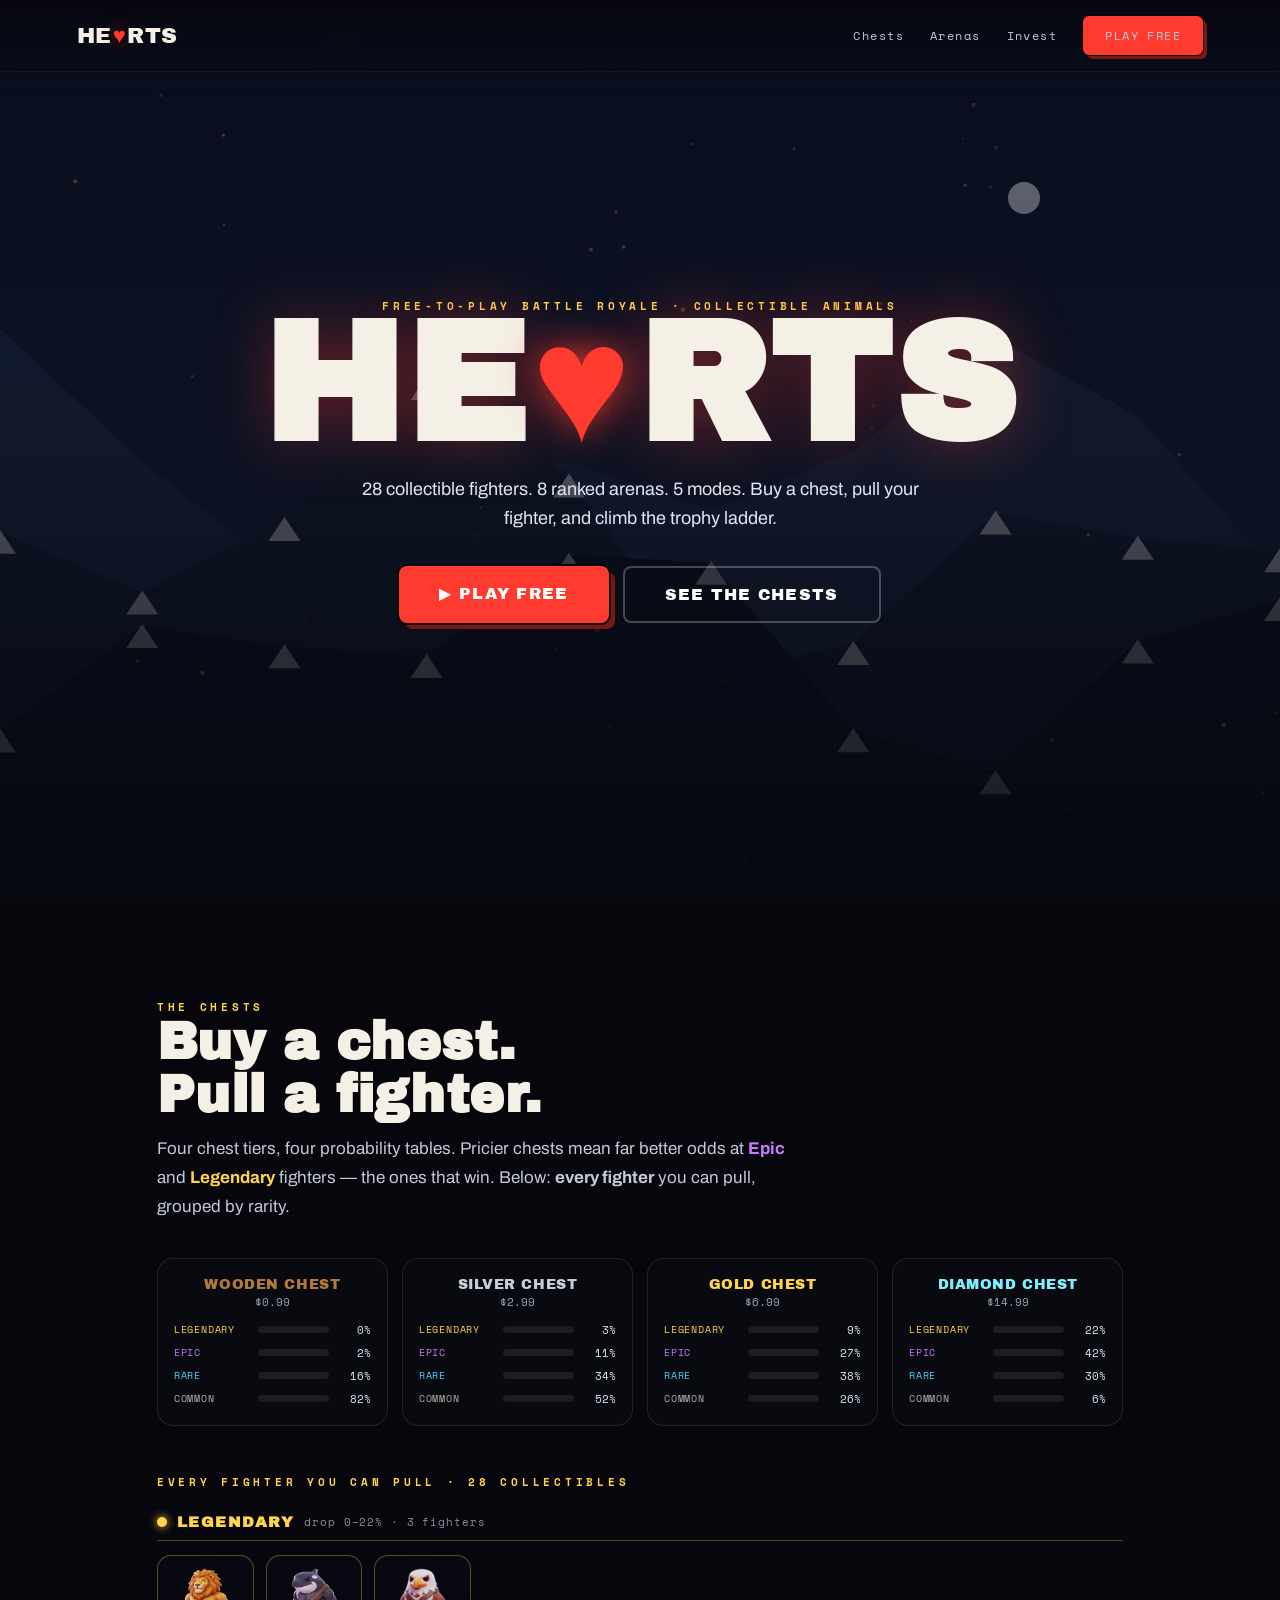
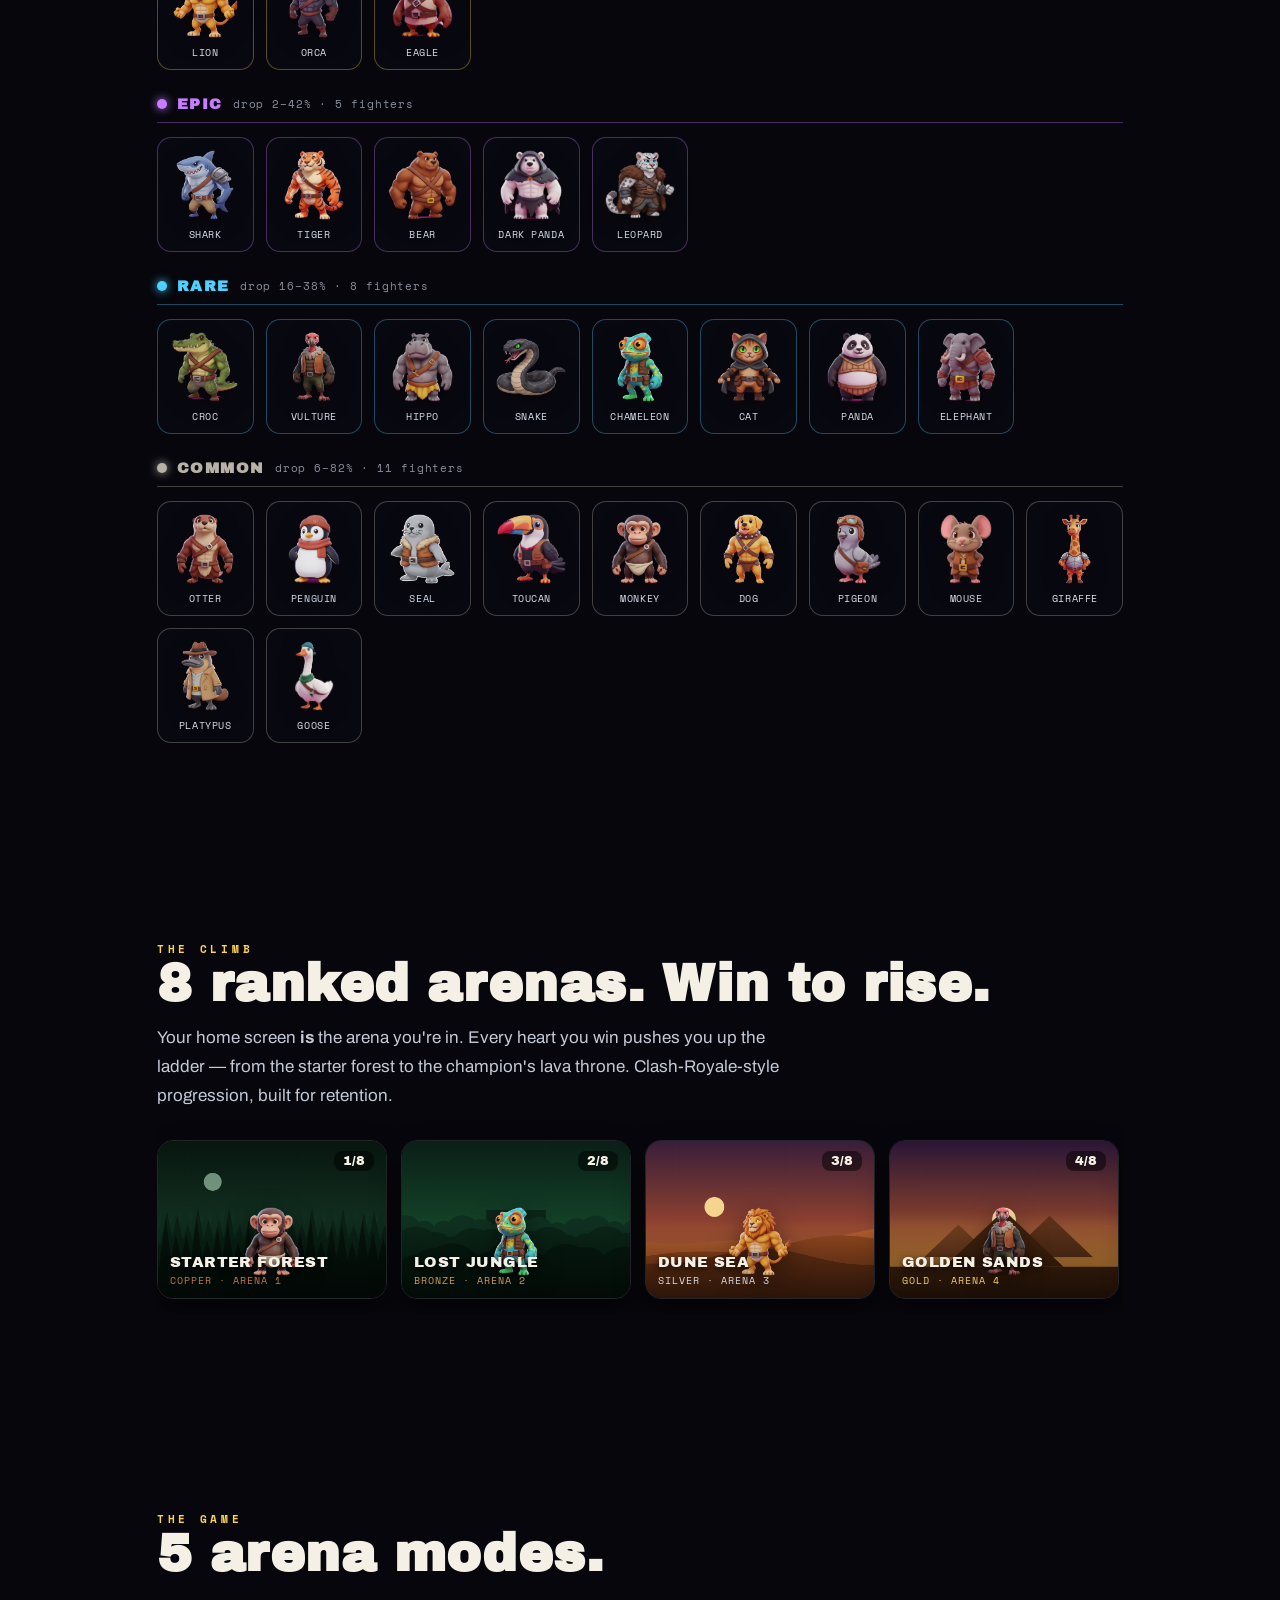
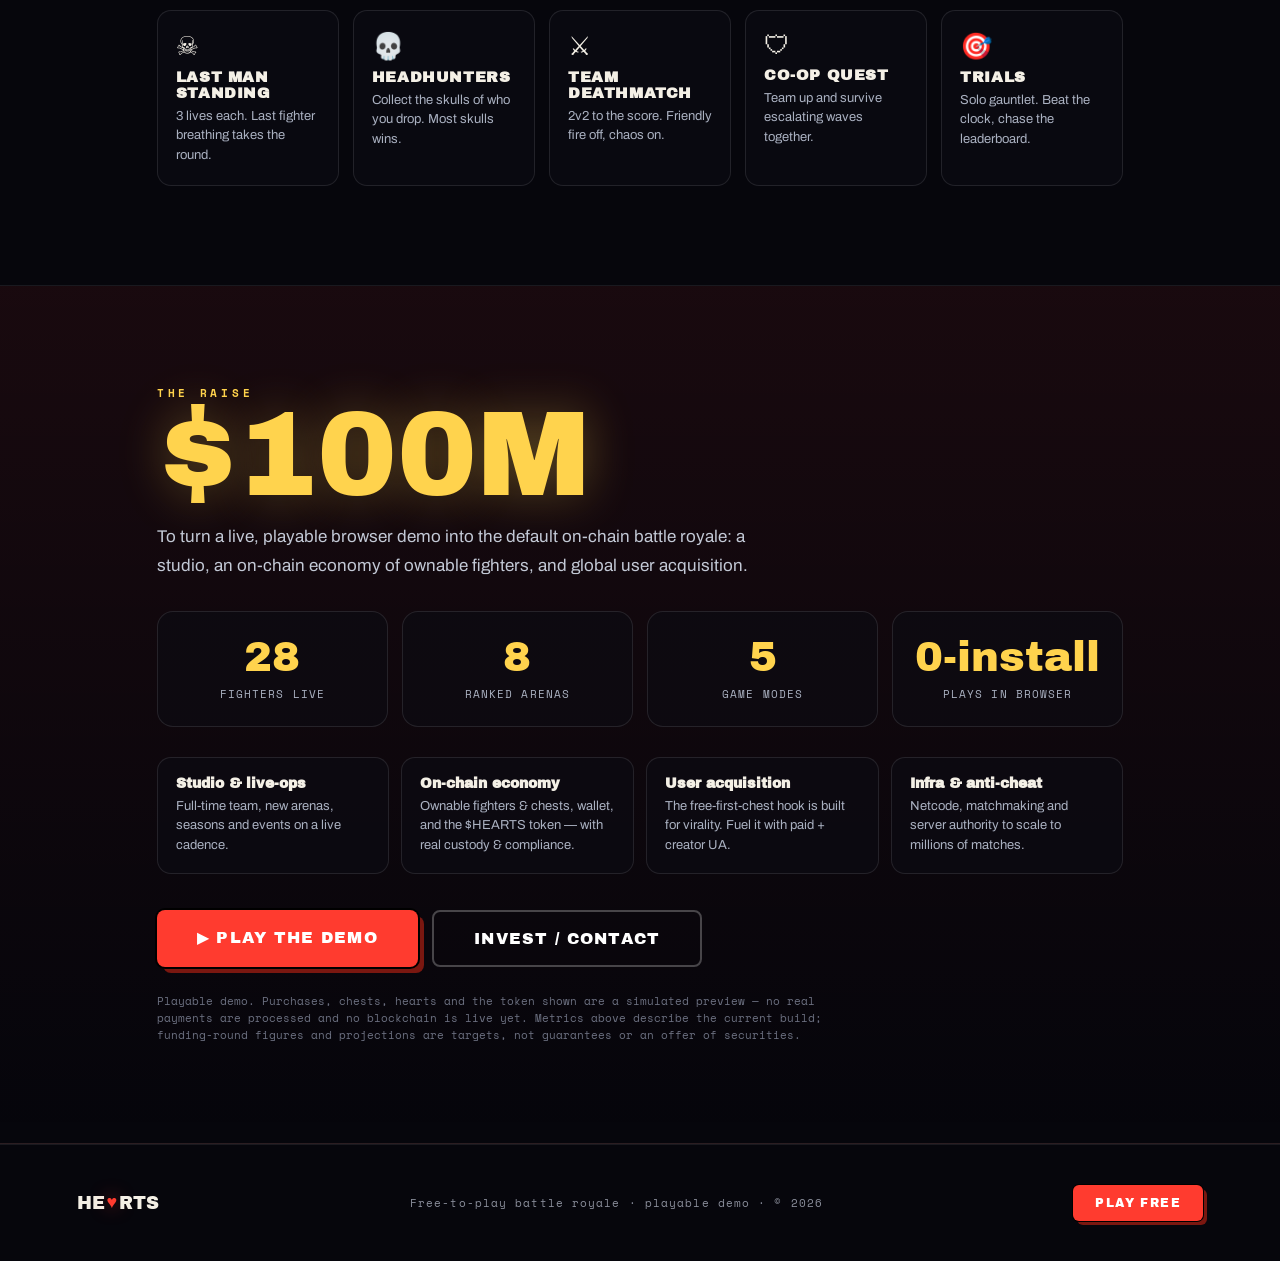
<file: landing-v2-backup.html>
<!DOCTYPE html>
<html lang="en">
<head>
<meta charset="UTF-8">
<meta name="viewport" content="width=device-width, initial-scale=1.0">
<title>HEARTS — Battle Royale</title>
<meta name="description" content="HEARTS is a free-to-play browser battle royale of collectible animals. Open chests, climb 8 ranked arenas, and win. Playable demo live. Raising $100M.">
<link rel="preconnect" href="https://fonts.googleapis.com">
<link rel="preconnect" href="https://fonts.gstatic.com" crossorigin>
<link href="https://fonts.googleapis.com/css2?family=Archivo:wght@500;700;800;900&family=Archivo+Black&family=Space+Mono:wght@400;700&display=swap" rel="stylesheet">
<style>
:root{
  --red:#ff3b2f; --gold:#ffd34d; --paper:#f4f0e6; --ink:#06060c;
  --common:#b8b2a6; --rare:#4dd2ff; --epic:#c77dff; --legend:#ffd34d;
}
*{margin:0;padding:0;box-sizing:border-box}
html{scroll-behavior:smooth}
body{color:var(--paper);font-family:'Archivo',system-ui,sans-serif;background:#06060c;overflow-x:hidden;-webkit-font-smoothing:antialiased}
.mono{font-family:'Space Mono',monospace}
.blk{font-family:'Archivo Black',sans-serif}
a{color:inherit}
.wrap{max-width:1120px;margin:0 auto;padding:0 6vw}
.kick{font-family:'Space Mono',monospace;font-size:11px;letter-spacing:.34em;color:var(--gold);font-weight:700;text-transform:uppercase}
h2{font-family:'Archivo Black',sans-serif;font-size:clamp(28px,5vw,52px);line-height:1.02;letter-spacing:.01em}
.lead{color:#c3c9d6;font-size:clamp(15px,1.8vw,17px);line-height:1.7;max-width:640px;margin-top:14px}
section{position:relative;padding:clamp(70px,11vh,130px) 0}

/* ambient background */
.bg-arena{position:fixed;inset:0;width:100vw;height:100vh;z-index:0;display:block}
.content{position:relative;z-index:2}
.hero-cta{display:flex;gap:14px;flex-wrap:wrap;justify-content:center;margin-top:34px}
/* showcase de todos los fighters por rareza */
.rarity-showcase{display:flex;flex-direction:column;gap:26px;margin-top:24px}
.rar-group .rar-head{display:flex;align-items:center;gap:10px;padding:0 0 10px;margin-bottom:14px;border-bottom:1px solid rgba(255,255,255,.1)}
.rar-head .rar-dot{width:10px;height:10px;border-radius:50%}
.rar-head b{font-family:'Archivo Black',sans-serif;font-size:15px;letter-spacing:.1em}
.rar-head em{font-family:'Space Mono',monospace;font-style:normal;font-size:11px;letter-spacing:.08em;color:#8b8f9c}
.rar-cards{display:grid;grid-template-columns:repeat(auto-fill,minmax(92px,1fr));gap:12px}

/* NAV */
nav{position:fixed;top:0;left:0;right:0;z-index:40;display:flex;align-items:center;justify-content:space-between;
  padding:16px 6vw;backdrop-filter:blur(10px);background:linear-gradient(180deg,rgba(6,6,12,.82),rgba(6,6,12,.25));border-bottom:1px solid rgba(255,255,255,.06)}
.logo{font-family:'Archivo Black',sans-serif;font-size:22px;letter-spacing:.02em;display:flex;align-items:center;gap:1px}
.logo .h{color:var(--red);text-shadow:0 0 18px rgba(255,59,47,.7);animation:beat 1.5s ease-in-out infinite}
@keyframes beat{45%{transform:scale(1.16)}}
.nav-links{display:flex;gap:26px;align-items:center}
.nav-links a{font-family:'Space Mono',monospace;font-size:12px;letter-spacing:.12em;color:#c3c9d6;text-decoration:none;transition:color .15s}
.nav-links a:hover{color:#fff}
.nav-play{background:var(--red);color:#fff;font-family:'Archivo Black',sans-serif;font-size:12px;letter-spacing:.12em;
  padding:11px 22px;border-radius:6px;text-decoration:none;box-shadow:0 0 0 1px #000,4px 4px 0 #7a1710;transition:transform .08s}
.nav-play:hover{transform:translate(-1px,-1px)}
@media(max-width:720px){ .nav-links a:not(.nav-play){display:none} }

/* HERO */
.hero{min-height:100vh;display:flex;flex-direction:column;align-items:center;justify-content:center;text-align:center;padding-top:120px}
.hero h1{font-family:'Archivo Black',sans-serif;font-size:clamp(64px,15vw,168px);line-height:.84;letter-spacing:.02em;text-shadow:0 0 60px rgba(255,59,47,.35);display:flex;align-items:center;gap:2px;justify-content:center}
.hero h1 .h{color:var(--red);text-shadow:0 0 40px rgba(255,59,47,.9);animation:beat 1.5s ease-in-out infinite}
.hero .sub{color:#dfe6f2;max-width:600px;margin:20px auto 0;font-size:clamp(15px,2vw,18px);line-height:1.6}
.hero .sub b{color:var(--gold)}

/* CHEST */
.chest-stage{position:relative;width:min(440px,88vw);margin:26px auto 0;display:flex;flex-direction:column;align-items:center}
#chestCanvas{width:100%;max-width:420px;height:auto;cursor:pointer;filter:drop-shadow(0 30px 40px rgba(0,0,0,.6))}
.chest-hint{font-family:'Space Mono',monospace;font-size:13px;letter-spacing:.18em;color:#ffe9a8;margin-top:6px;display:flex;align-items:center;gap:8px}
.chest-hint .cursor{width:16px;height:16px}
.pulse{animation:pulse 1.4s ease-in-out infinite}
@keyframes pulse{50%{opacity:.4}}
.free-tag{position:absolute;top:-6px;right:calc(50% - 190px);background:var(--gold);color:#3a2a00;font-family:'Archivo Black',sans-serif;font-size:12px;letter-spacing:.1em;padding:6px 12px;border-radius:20px;transform:rotate(9deg);box-shadow:0 6px 16px rgba(0,0,0,.4)}
@media(max-width:520px){ .free-tag{right:8px;top:0} }

/* REWARD */
.reward{position:relative;width:min(320px,86vw);margin:6px auto 0;opacity:0;transform:translateY(30px) scale(.8);pointer-events:none;transition:opacity .5s,transform .5s cubic-bezier(.2,1.3,.4,1)}
.reward.show{opacity:1;transform:none;pointer-events:auto}
.reward-card{position:relative;border-radius:20px;padding:18px 18px 22px;background:linear-gradient(180deg,rgba(30,26,12,.9),rgba(12,10,16,.94));
  border:2px solid var(--legend);box-shadow:0 0 60px rgba(255,211,77,.4),0 24px 50px rgba(0,0,0,.6);overflow:hidden}
.reward-card::before{content:'';position:absolute;top:-40%;left:-40%;width:180%;height:180%;
  background:conic-gradient(from 0deg,transparent,rgba(255,211,77,.22),transparent 30%);animation:spin 6s linear infinite}
@keyframes spin{to{transform:rotate(360deg)}}
.reward-inner{position:relative;z-index:2}
.reward-rarity{font-family:'Archivo Black',sans-serif;font-size:13px;letter-spacing:.28em;color:var(--legend)}
.reward-sprite{width:150px;height:150px;object-fit:contain;margin:6px auto 2px;display:block;filter:drop-shadow(0 8px 20px rgba(0,0,0,.5))}
.reward-name{font-family:'Archivo Black',sans-serif;font-size:30px;letter-spacing:.04em}
.reward-tier{font-family:'Space Mono',monospace;font-size:11px;letter-spacing:.14em;color:#efe4b0;margin-top:4px}
.reward-note{font-family:'Space Mono',monospace;font-size:11px;color:#b9c0cf;margin-top:12px;line-height:1.5}
.reward-cta{display:inline-block;margin-top:14px;background:var(--red);color:#fff;text-decoration:none;font-family:'Archivo Black',sans-serif;
  font-size:15px;letter-spacing:.1em;padding:14px 30px;border-radius:6px;box-shadow:0 0 0 1px #000,4px 4px 0 #7a1710;transition:transform .08s}
.reward-cta:hover{transform:translate(-1px,-1px)}
#confetti{position:fixed;inset:0;z-index:60;pointer-events:none}

/* generic panel + rows */
.panel-grid{display:grid;gap:16px;margin-top:38px}

/* CHESTS / ODDS */
.chest-row{display:grid;grid-template-columns:repeat(4,1fr);gap:14px;margin-top:36px}
.chest-card{background:rgba(12,12,20,.6);border:1px solid rgba(255,255,255,.1);border-radius:16px;padding:18px 16px;text-align:center;backdrop-filter:blur(4px)}
.chest-card .cn{font-family:'Archivo Black',sans-serif;font-size:14px;letter-spacing:.04em}
.chest-card .cp{font-family:'Space Mono',monospace;font-size:11px;color:#9aa2b4;margin:2px 0 12px}
.odd{display:flex;align-items:center;gap:8px;margin-top:7px}
.odd .lbl{font-family:'Space Mono',monospace;font-size:10px;letter-spacing:.08em;width:76px;text-align:left;text-transform:uppercase}
.odd .bar{flex:1;height:7px;border-radius:4px;background:rgba(255,255,255,.08);overflow:hidden}
.odd .fill{height:100%;border-radius:4px}
.odd .pct{font-family:'Space Mono',monospace;font-size:11px;width:34px;text-align:right;color:#dfe6f2}
.chest-card.wood{border-color:rgba(255,211,77,.5);box-shadow:0 0 40px rgba(255,211,77,.14)}
.first-badge{display:inline-block;margin-top:12px;background:linear-gradient(90deg,var(--legend),#ffb347);color:#3a2a00;font-family:'Archivo Black',sans-serif;font-size:11px;letter-spacing:.06em;padding:8px 14px;border-radius:20px}
@media(max-width:820px){ .chest-row{grid-template-columns:repeat(2,1fr)} }

/* rarity legend cards */
.rar-row{display:grid;grid-template-columns:repeat(4,1fr);gap:14px;margin-top:20px}
.rar{border-radius:16px;overflow:hidden;border:1px solid rgba(255,255,255,.1);background:rgba(12,12,20,.6);text-align:center;padding:16px 10px}
.rar img{width:76px;height:76px;object-fit:contain;filter:drop-shadow(0 6px 14px rgba(0,0,0,.5))}
.rar .rn{font-family:'Archivo Black',sans-serif;font-size:12px;letter-spacing:.14em;margin-top:6px}
.rar .rp{font-family:'Space Mono',monospace;font-size:11px;color:#c3c9d6}
@media(max-width:640px){ .rar-row{grid-template-columns:repeat(2,1fr)} }

/* ARENAS ladder */
.arena-scroll{display:grid;grid-auto-flow:column;grid-auto-columns:minmax(230px,1fr);gap:14px;overflow-x:auto;padding:30px 2px 14px;scroll-snap-type:x mandatory}
.arena-scroll::-webkit-scrollbar{height:8px}.arena-scroll::-webkit-scrollbar-thumb{background:rgba(255,255,255,.16);border-radius:8px}
.arena-thumb{position:relative;scroll-snap-align:start;border-radius:16px;overflow:hidden;border:1px solid rgba(255,255,255,.12);aspect-ratio:16/11;box-shadow:0 14px 30px rgba(0,0,0,.4)}
.arena-thumb canvas{position:absolute;inset:0;width:100%;height:100%;display:block}
.arena-thumb img.mon{position:absolute;bottom:14%;left:50%;transform:translateX(-50%);height:44%;filter:drop-shadow(0 8px 12px rgba(0,0,0,.5));z-index:2}
.arena-thumb .plate{position:absolute;left:12px;bottom:10px;z-index:3}
.arena-thumb .plate .an{font-family:'Archivo Black',sans-serif;font-size:15px;letter-spacing:.03em;line-height:1;display:block;text-shadow:0 2px 6px rgba(0,0,0,.8)}
.arena-thumb .plate .at{font-family:'Space Mono',monospace;font-size:10px;letter-spacing:.1em}
.arena-thumb .num{position:absolute;top:10px;right:12px;z-index:3;font-family:'Archivo Black',sans-serif;font-size:13px;background:rgba(0,0,0,.5);padding:3px 9px;border-radius:8px}
.arena-thumb::after{content:'';position:absolute;inset:0;z-index:1;background:linear-gradient(0deg,rgba(0,0,0,.6),transparent 46%)}

/* ROSTER */
.roster{display:grid;grid-template-columns:repeat(auto-fill,minmax(96px,1fr));gap:12px;margin-top:30px}
.mon-card{position:relative;border-radius:14px;padding:12px 6px 10px;text-align:center;background:rgba(12,12,20,.55);border:1px solid rgba(255,255,255,.08);transition:transform .12s,border-color .12s}
.mon-card:hover{transform:translateY(-4px)}
.mon-card img{width:100%;max-width:70px;height:70px;object-fit:contain;filter:drop-shadow(0 6px 10px rgba(0,0,0,.4))}
img.pix{image-rendering:pixelated}
.mon-card .mn{font-family:'Space Mono',monospace;font-size:9.5px;letter-spacing:.06em;color:#dfe6f2;margin-top:4px;display:block}
.mon-card .dot{position:absolute;top:8px;right:8px;width:8px;height:8px;border-radius:50%}

/* MODES + metrics */
.mode-row,.metric-row{display:grid;gap:14px;margin-top:30px}
.mode-row{grid-template-columns:repeat(auto-fit,minmax(170px,1fr))}
.mode{background:rgba(12,12,20,.6);border:1px solid rgba(255,255,255,.1);border-radius:14px;padding:20px 18px}
.mode .mi{font-size:26px}
.mode h3{font-family:'Archivo Black',sans-serif;font-size:15px;letter-spacing:.04em;margin:8px 0 6px}
.mode p{color:#aab1c1;font-size:13px;line-height:1.5}
.metric-row{grid-template-columns:repeat(auto-fit,minmax(150px,1fr))}
.metric{background:rgba(12,12,20,.6);border:1px solid rgba(255,255,255,.1);border-radius:16px;padding:24px 20px;text-align:center}
.metric .mv{font-family:'Archivo Black',sans-serif;font-size:clamp(28px,4vw,42px);color:var(--gold);line-height:1}
.metric .ml{font-family:'Space Mono',monospace;font-size:11px;letter-spacing:.1em;color:#aab1c1;margin-top:8px}

/* INVEST */
.invest{background:linear-gradient(180deg,rgba(255,59,47,.08),transparent);border-top:1px solid rgba(255,255,255,.08);border-bottom:1px solid rgba(255,255,255,.08)}
.raise{font-family:'Archivo Black',sans-serif;font-size:clamp(48px,11vw,120px);line-height:.9;color:var(--gold);text-shadow:0 0 50px rgba(255,211,77,.3)}
.uof{display:grid;grid-template-columns:repeat(auto-fit,minmax(180px,1fr));gap:12px;margin-top:30px}
.uof .u{background:rgba(12,12,20,.6);border:1px solid rgba(255,255,255,.1);border-radius:14px;padding:18px}
.uof .u b{font-family:'Archivo Black',sans-serif;font-size:14px;display:block;margin-bottom:6px}
.uof .u p{color:#aab1c1;font-size:13px;line-height:1.5}
.big-cta{display:flex;gap:14px;flex-wrap:wrap;margin-top:36px}
.btn{font-family:'Archivo Black',sans-serif;font-size:16px;letter-spacing:.08em;padding:18px 40px;border-radius:8px;text-decoration:none;transition:transform .08s}
.btn.primary{background:var(--red);color:#fff;box-shadow:0 0 0 2px #000,6px 6px 0 #7a1710}
.btn.ghost{background:transparent;color:#fff;border:2px solid rgba(255,255,255,.25)}
.btn:hover{transform:translate(-2px,-2px)}

footer{padding:40px 6vw;border-top:1px solid rgba(255,255,255,.08);display:flex;justify-content:space-between;flex-wrap:wrap;gap:14px;align-items:center}
footer .mono{font-size:11px;color:#8b8f9c;letter-spacing:.1em}
.reveal{opacity:1;transform:none;transition:opacity .6s,transform .6s}
.reveal.pre{opacity:0;transform:translateY(26px)}
.reveal.in{opacity:1;transform:none}
.disc{font-family:'Space Mono',monospace;font-size:10.5px;color:#6c7080;line-height:1.6;margin-top:26px;max-width:720px}
</style>
</head>
<body>
<canvas id="bgArena" class="bg-arena"></canvas>

<nav>
  <div class="logo">HE<span class="h">♥</span>RTS</div>
  <div class="nav-links">
    <a href="#chests">Chests</a>
    <a href="#arenas">Arenas</a>
    <a href="#invest">Invest</a>
    <a class="nav-play" href="index.html">PLAY FREE</a>
  </div>
</nav>

<div class="content">

<!-- HERO -->
<section class="hero" id="top">
  <div class="kick">Free-to-play battle royale · collectible animals</div>
  <h1>HE<span class="h">♥</span>RTS</h1>
  <div class="sub">28 collectible fighters. 8 ranked arenas. 5 modes. Buy a chest, pull your fighter, and climb the trophy ladder.</div>
  <div class="hero-cta">
    <a class="btn primary" href="index.html">▶ PLAY FREE</a>
    <a class="btn ghost" href="#chests">SEE THE CHESTS</a>
  </div>
</section>

<!-- CHESTS / GACHA -->
<section id="chests">
  <div class="wrap content reveal">
    <div class="kick">The chests</div>
    <h2>Buy a chest.<br>Pull a fighter.</h2>
    <p class="lead">Four chest tiers, four probability tables. Pricier chests mean far better odds at <b style="color:var(--epic)">Epic</b> and <b style="color:var(--legend)">Legendary</b> fighters — the ones that win. Below: <b>every fighter</b> you can pull, grouped by rarity.</p>
    <div class="chest-row" id="chestRow"></div>
    <div class="kick" style="margin-top:48px">Every fighter you can pull · 28 collectibles</div>
    <div class="rarity-showcase" id="rarityShowcase"></div>
  </div>
</section>

<!-- ARENAS -->
<section id="arenas">
  <div class="wrap content reveal">
    <div class="kick">The climb</div>
    <h2>8 ranked arenas. Win to rise.</h2>
    <p class="lead">Your home screen <b>is</b> the arena you're in. Every heart you win pushes you up the ladder — from the starter forest to the champion's lava throne. Clash-Royale-style progression, built for retention.</p>
  </div>
  <div class="wrap content"><div class="arena-scroll" id="arenaScroll"></div></div>
</section>

<!-- MODES -->
<section id="modes">
  <div class="wrap content reveal">
    <div class="kick">The game</div>
    <h2>5 arena modes.</h2>
    <div class="mode-row">
      <div class="mode"><div class="mi">☠</div><h3>LAST MAN STANDING</h3><p>3 lives each. Last fighter breathing takes the round.</p></div>
      <div class="mode"><div class="mi">💀</div><h3>HEADHUNTERS</h3><p>Collect the skulls of who you drop. Most skulls wins.</p></div>
      <div class="mode"><div class="mi">⚔</div><h3>TEAM DEATHMATCH</h3><p>2v2 to the score. Friendly fire off, chaos on.</p></div>
      <div class="mode"><div class="mi">🛡</div><h3>CO-OP QUEST</h3><p>Team up and survive escalating waves together.</p></div>
      <div class="mode"><div class="mi">🎯</div><h3>TRIALS</h3><p>Solo gauntlet. Beat the clock, chase the leaderboard.</p></div>
    </div>
  </div>
</section>

<!-- INVEST -->
<section class="invest" id="invest">
  <div class="wrap content reveal">
    <div class="kick">The raise</div>
    <div class="raise">$100M</div>
    <p class="lead">To turn a live, playable browser demo into the default on-chain battle royale: a studio, an on-chain economy of ownable fighters, and global user acquisition.</p>

    <div class="metric-row">
      <div class="metric"><div class="mv">28</div><div class="ml">FIGHTERS LIVE</div></div>
      <div class="metric"><div class="mv">8</div><div class="ml">RANKED ARENAS</div></div>
      <div class="metric"><div class="mv">5</div><div class="ml">GAME MODES</div></div>
      <div class="metric"><div class="mv">0-install</div><div class="ml">PLAYS IN BROWSER</div></div>
    </div>

    <div class="uof">
      <div class="u"><b>Studio &amp; live-ops</b><p>Full-time team, new arenas, seasons and events on a live cadence.</p></div>
      <div class="u"><b>On-chain economy</b><p>Ownable fighters &amp; chests, wallet, and the $HEARTS token — with real custody &amp; compliance.</p></div>
      <div class="u"><b>User acquisition</b><p>The free-first-chest hook is built for virality. Fuel it with paid + creator UA.</p></div>
      <div class="u"><b>Infra &amp; anti-cheat</b><p>Netcode, matchmaking and server authority to scale to millions of matches.</p></div>
    </div>

    <div class="big-cta">
      <a class="btn primary" href="index.html">▶ PLAY THE DEMO</a>
      <a class="btn ghost" href="mailto:andremacouzetruiz@gmail.com?subject=HEARTS%20%E2%80%94%20Investment">INVEST / CONTACT</a>
    </div>

    <p class="disc">Playable demo. Purchases, chests, hearts and the token shown are a simulated preview — no real payments are processed and no blockchain is live yet. Metrics above describe the current build; funding-round figures and projections are targets, not guarantees or an offer of securities.</p>
  </div>
</section>

<footer>
  <div class="logo" style="font-size:18px">HE<span class="h">♥</span>RTS</div>
  <div class="mono">Free-to-play battle royale · playable demo · © 2026</div>
  <a class="nav-play" href="index.html">PLAY FREE</a>
</footer>

</div><!-- /content -->

<script>
/* ---------- DATA (mirrors the game) ---------- */
const RAR={common:{n:'COMMON',c:'#b8b2a6'},rare:{n:'RARE',c:'#4dd2ff'},epic:{n:'EPIC',c:'#c77dff'},legendary:{n:'LEGENDARY',c:'#ffd34d'}};
const ANIMALS=[
  {id:'lion',n:'LION',r:'legendary'},{id:'orca',n:'ORCA',r:'legendary'},{id:'eagle',n:'EAGLE',r:'legendary'},
  {id:'shark',n:'SHARK',r:'epic'},{id:'tiger',n:'TIGER',r:'epic'},{id:'bear',n:'BEAR',r:'epic'},{id:'darkpanda',n:'DARK PANDA',r:'epic'},{id:'leopard',n:'LEOPARD',r:'epic'},
  {id:'croc',n:'CROC',r:'rare'},{id:'vulture',n:'VULTURE',r:'rare'},{id:'hippo',n:'HIPPO',r:'rare'},{id:'snake',n:'SNAKE',r:'rare'},{id:'chameleon',n:'CHAMELEON',r:'rare'},{id:'cat',n:'CAT',r:'rare'},{id:'panda',n:'PANDA',r:'rare'},{id:'elephant',n:'ELEPHANT',r:'rare'},
  {id:'otter',n:'OTTER',r:'common'},{id:'penguin',n:'PENGUIN',r:'common'},{id:'seal',n:'SEAL',r:'common'},{id:'toucan',n:'TOUCAN',r:'common'},{id:'monkey',n:'MONKEY',r:'common'},{id:'dog',n:'DOG',r:'common'},{id:'pigeon',n:'PIGEON',r:'common'},{id:'mouse',n:'MOUSE',r:'common'},{id:'giraffe',n:'GIRAFFE',r:'common'},{id:'platypus',n:'PLATYPUS',r:'common'},{id:'goose',n:'GOOSE',r:'common'}
];
const spr=id=>'assets/'+id+'.png';
const CHESTS=[
  {id:'wood',n:'WOODEN',price:'$0.99',color:'#b07b3a',odds:{common:82,rare:16,epic:2,legendary:0}},
  {id:'silver',n:'SILVER',price:'$2.99',color:'#c7ccd6',odds:{common:52,rare:34,epic:11,legendary:3}},
  {id:'gold',n:'GOLD',price:'$6.99',color:'#ffd34d',odds:{common:26,rare:38,epic:27,legendary:9}},
  {id:'diamond',n:'DIAMOND',price:'$14.99',color:'#7ef0ff',odds:{common:6,rare:30,epic:42,legendary:22}},
];

/* ---------- ODDS cards ---------- */
(function(){
  const row=document.getElementById('chestRow');
  CHESTS.forEach(c=>{
    const el=document.createElement('div'); el.className='chest-card'+(c.wood?' wood':'');
    let odds='';
    ['legendary','epic','rare','common'].forEach(k=>{
      const v=c.odds[k];
      odds+=`<div class="odd"><span class="lbl" style="color:${RAR[k].c}">${RAR[k].n}</span>
        <span class="bar"><span class="fill" style="width:${v}%;background:${RAR[k].c}"></span></span>
        <span class="pct">${v}%</span></div>`;
    });
    el.innerHTML=`<div class="cn" style="color:${c.color}">${c.n} CHEST</div><div class="cp">${c.price}</div>${odds}`;
    row.appendChild(el);
  });
  // TODOS los fighters agrupados por rareza — se presentan todos los que pueden salir
  const show=document.getElementById('rarityShowcase');
  const order=['legendary','epic','rare','common'];
  const pct={legendary:'drop 0–22%',epic:'drop 2–42%',rare:'drop 16–38%',common:'drop 6–82%'};
  order.forEach(k=>{
    const list=ANIMALS.filter(a=>a.r===k);
    const grp=document.createElement('div'); grp.className='rar-group';
    grp.innerHTML=`<div class="rar-head" style="border-color:${RAR[k].c}55"><span class="rar-dot" style="background:${RAR[k].c};box-shadow:0 0 10px ${RAR[k].c}"></span>`
      +`<b style="color:${RAR[k].c}">${RAR[k].n}</b><em>${pct[k]} · ${list.length} fighters</em></div>`;
    const cards=document.createElement('div'); cards.className='rar-cards';
    list.forEach(a=>{
      const el=document.createElement('div'); el.className='mon-card'; el.style.borderColor=RAR[k].c+'55';
      el.innerHTML=`<img src="${spr(a.id)}" alt="${a.n}"><span class="mn">${a.n}</span>`;
      cards.appendChild(el);
    });
    grp.appendChild(cards); show.appendChild(grp);
  });
})();

/* ================= ARENA SCENES (same engine as the game) ================= */
function ridge(c,W,H,topY,rough,color,snow,seed){const step=W/9,pts=[];c.fillStyle=color;c.beginPath();c.moveTo(0,H);
  for(let i=0;i*step<=W+step;i++){const x=i*step;const n=Math.sin((i+seed)*1.7)*0.5+Math.sin((i+seed)*0.9+1)*0.5;const y=topY-n*rough;if(i===0)c.lineTo(0,y);c.lineTo(x,y);pts.push([x,y]);}
  c.lineTo(W,H);c.closePath();c.fill();
  if(snow){c.fillStyle=snow;for(const[x,y]of pts){c.beginPath();c.moveTo(x-16,y+22);c.lineTo(x,y-2);c.lineTo(x+16,y+22);c.closePath();c.fill();}}}
function dune(c,W,H,baseY,amp,color,seed){c.fillStyle=color;c.beginPath();c.moveTo(0,H);c.lineTo(0,baseY);
  for(let x=0;x<=W;x+=10)c.lineTo(x,baseY+Math.sin(x*0.007+seed)*amp+Math.sin(x*0.02+seed*2)*amp*0.35);c.lineTo(W,H);c.closePath();c.fill();}
function treeline(c,W,H,baseY,hgt,color,seed){c.fillStyle=color;const step=W/22;
  for(let i=0;i*step<W+step;i++){const x=i*step+((seed*13)%step);const h=hgt*(0.6+0.6*(Math.sin((i+seed)*2.3)*.5+.5));
    c.beginPath();c.moveTo(x-step*0.62,baseY);c.lineTo(x,baseY-h);c.lineTo(x+step*0.62,baseY);c.closePath();c.fill();}c.fillRect(0,baseY,W,H-baseY);}
function canopy(c,W,H,baseY,hgt,color,seed){c.fillStyle=color;const step=W/12;
  for(let i=0;i*step<W+step;i++){const x=i*step+((seed*7)%step);const r=hgt*(0.7+0.5*(Math.sin((i+seed)*1.9)*.5+.5));
    c.beginPath();c.arc(x,baseY,r,Math.PI,2*Math.PI);c.fill();c.fillRect(x-r,baseY,2*r,H-baseY);}}
const SCENES=[
  (c,W,H)=>{const g=c.createLinearGradient(0,0,0,H);g.addColorStop(0,'#08160f');g.addColorStop(.55,'#123122');g.addColorStop(1,'#1e4a30');c.fillStyle=g;c.fillRect(0,0,W,H);
    c.fillStyle='rgba(214,255,224,.5)';c.beginPath();c.arc(W*.24,H*.26,18,0,6.28);c.fill();
    treeline(c,W,H,H*.56,H*.14,'#0f2b1c',1);treeline(c,W,H,H*.66,H*.2,'#0a2015',3);treeline(c,W,H,H*.8,H*.26,'#05130c',6);},
  (c,W,H)=>{const g=c.createLinearGradient(0,0,0,H);g.addColorStop(0,'#0a1f18');g.addColorStop(.5,'#134026');g.addColorStop(1,'#256b3e');c.fillStyle=g;c.fillRect(0,0,W,H);
    c.fillStyle='#0c2417';const px=W*.5,pw=W*.26,py=H*.44,ph=H*.36;for(let s=0;s<5;s++){const f=1-s/6;c.fillRect(px-pw*f/2,py+ph*s/5,pw*f,ph/5+1);}
    canopy(c,W,H,H*.58,H*.09,'#0f3020',1);canopy(c,W,H,H*.7,H*.13,'#0a2417',4);canopy(c,W,H,H*.84,H*.16,'#061a10',9);},
  (c,W,H)=>{const g=c.createLinearGradient(0,0,0,H);g.addColorStop(0,'#3a1e3a');g.addColorStop(.5,'#8a4030');g.addColorStop(.8,'#c9743a');g.addColorStop(1,'#e0a35a');c.fillStyle=g;c.fillRect(0,0,W,H);
    c.fillStyle='rgba(255,226,150,.92)';c.beginPath();c.arc(W*.3,H*.42,20,0,6.28);c.fill();
    dune(c,W,H,H*.6,H*.05,'#b45f2e',.5);dune(c,W,H,H*.68,H*.06,'#93481f',1.7);dune(c,W,H,H*.78,H*.07,'#6d3416',3.1);},
  (c,W,H)=>{const g=c.createLinearGradient(0,0,0,H);g.addColorStop(0,'#2a1636');g.addColorStop(.45,'#7a3a2e');g.addColorStop(.8,'#d08a3a');g.addColorStop(1,'#e8b95e');c.fillStyle=g;c.fillRect(0,0,W,H);
    c.fillStyle='rgba(255,232,170,.95)';c.beginPath();c.arc(W*.5,H*.5,24,0,6.28);c.fill();
    const pyr=(cx,base,w,col)=>{c.fillStyle=col;c.beginPath();c.moveTo(cx,base-w*.95);c.lineTo(cx-w,base);c.lineTo(cx+w,base);c.closePath();c.fill();};
    pyr(W*.3,H*.74,W*.15,'#6e3c1f');pyr(W*.7,H*.74,W*.19,'#5a3018');pyr(W*.5,H*.8,W*.26,'#43230f');c.fillStyle='#43230f';c.fillRect(0,H*.8,W,H*.2);},
  (c,W,H)=>{const g=c.createLinearGradient(0,0,0,H);g.addColorStop(0,'#0b1430');g.addColorStop(.55,'#1b2c52');g.addColorStop(1,'#32507e');c.fillStyle=g;c.fillRect(0,0,W,H);
    c.fillStyle='rgba(228,238,255,.92)';c.beginPath();c.arc(W*.8,H*.22,16,0,6.28);c.fill();
    ridge(c,W,H,H*.52,H*.16,'#243a63',null,1);ridge(c,W,H,H*.6,H*.2,'#182b4c','rgba(236,244,255,.85)',5);ridge(c,W,H,H*.72,H*.16,'#0f1d38','rgba(220,232,250,.7)',11);},
  (c,W,H)=>{const g=c.createLinearGradient(0,0,0,H);g.addColorStop(0,'#241132');g.addColorStop(.5,'#54244a');g.addColorStop(1,'#8a4a5e');c.fillStyle=g;c.fillRect(0,0,W,H);
    c.fillStyle='rgba(255,236,242,.95)';c.beginPath();c.arc(W*.5,H*.28,22,0,6.28);c.fill();ridge(c,W,H,H*.64,H*.12,'#3a1e3e',null,3);
    const tree=(x,base,s)=>{c.strokeStyle='#2a1418';c.lineWidth=6*s;c.lineCap='round';c.beginPath();c.moveTo(x,base);c.lineTo(x,base-40*s);c.moveTo(x,base-24*s);c.lineTo(x-20*s,base-48*s);c.moveTo(x,base-30*s);c.lineTo(x+22*s,base-52*s);c.stroke();
      c.fillStyle='rgba(255,170,200,.9)';[[0,-58],[-24,-50],[24,-54],[-12,-66],[14,-64]].forEach(([dx,dy])=>{c.beginPath();c.arc(x+dx*s,base+dy*s,18*s,0,6.28);c.fill();});};
    c.fillStyle='#3a1c2a';c.fillRect(0,H*.82,W,H*.18);tree(W*.15,H*.86,1.1);tree(W*.85,H*.85,1.2);},
  (c,W,H)=>{const g=c.createLinearGradient(0,0,0,H);g.addColorStop(0,'#0a1030');g.addColorStop(.5,'#1a2a5e');g.addColorStop(1,'#2e4a86');c.fillStyle=g;c.fillRect(0,0,W,H);
    const gl=c.createRadialGradient(W*.5,H*.2,10,W*.5,H*.2,H*.6);gl.addColorStop(0,'rgba(120,200,255,.22)');gl.addColorStop(1,'rgba(120,200,255,0)');c.fillStyle=gl;c.fillRect(0,0,W,H);
    const cr=(x,base,w,h2,col)=>{c.fillStyle=col;c.beginPath();c.moveTo(x,base-h2);c.lineTo(x-w,base-h2*.42);c.lineTo(x-w*.6,base);c.lineTo(x+w*.6,base);c.lineTo(x+w,base-h2*.42);c.closePath();c.fill();};
    cr(W*.2,H*.82,W*.05,H*.42,'#20407a');cr(W*.8,H*.82,W*.055,H*.46,'#1a3568');cr(W*.5,H*.84,W*.08,H*.52,'#152a58');c.fillStyle='#0f1f44';c.fillRect(0,H*.82,W,H*.18);},
  (c,W,H)=>{const g=c.createLinearGradient(0,0,0,H);g.addColorStop(0,'#160607');g.addColorStop(.5,'#3a0f0c');g.addColorStop(1,'#651c10');c.fillStyle=g;c.fillRect(0,0,W,H);
    const gl=c.createRadialGradient(W*.5,H*.36,4,W*.5,H*.36,H*.42);gl.addColorStop(0,'rgba(255,140,40,.5)');gl.addColorStop(1,'rgba(255,80,20,0)');c.fillStyle=gl;c.fillRect(0,0,W,H);
    ridge(c,W,H,H*.6,H*.14,'#2a0d0a',null,7);c.fillStyle='#1a0806';c.beginPath();c.moveTo(W*.5,H*.28);c.lineTo(W*.2,H*.84);c.lineTo(W*.8,H*.84);c.closePath();c.fill();
    c.strokeStyle='rgba(255,130,40,.85)';c.lineWidth=3;c.lineCap='round';c.beginPath();c.moveTo(W*.5,H*.3);c.lineTo(W*.46,H*.5);c.lineTo(W*.5,H*.66);c.lineTo(W*.44,H*.82);c.stroke();
    c.fillStyle='rgba(255,180,80,.9)';c.beginPath();c.ellipse(W*.5,H*.29,W*.05,H*.015,0,0,6.28);c.fill();}
];
const ARENAS=[
  {n:'STARTER FOREST',t:'COPPER',c:'#c07a45',mon:'monkey'},
  {n:'LOST JUNGLE',t:'BRONZE',c:'#d29a55',mon:'chameleon'},
  {n:'DUNE SEA',t:'SILVER',c:'#d7dde5',mon:'lion'},
  {n:'GOLDEN SANDS',t:'GOLD',c:'#f3ce5b',mon:'vulture'},
  {n:'FROST PEAKS',t:'PLATINUM',c:'#5fe0da',mon:'penguin'},
  {n:'SAKURA GARDEN',t:'EMERALD',c:'#57e07f',mon:'cat'},
  {n:'CRYSTAL TEMPLE',t:'DIAMOND',c:'#9fd0ff',mon:'orca'},
  {n:'LAVA THRONE',t:'CHAMPION',c:'#ecb6ff',mon:'tiger'},
];
(function(){
  const box=document.getElementById('arenaScroll');
  ARENAS.forEach((a,i)=>{
    const t=document.createElement('div');t.className='arena-thumb';
    t.innerHTML=`<canvas width="460" height="316"></canvas>
      <img class="mon" src="${spr(a.mon)}" alt="">
      <div class="num">${i+1}/8</div>
      <div class="plate"><span class="an">${a.n}</span><span class="at" style="color:${a.c}">${a.t} · ARENA ${i+1}</span></div>`;
    box.appendChild(t);
    const cv=t.querySelector('canvas');SCENES[i](cv.getContext('2d'),cv.width,cv.height);
  });
})();

/* ================= HERO CHEST ================= */
(function(){
  const cv=document.getElementById('chestCanvas'); if(!cv) return;   // cofre-hero eliminado
  const ctx=cv.getContext('2d');
  const W=cv.width,H=cv.height,cx=W/2,cy=H*0.62;
  let phase='closed',t0=0,opened=false;
  function drawChest(now){
    ctx.clearRect(0,0,W,H);
    let shake=0,lid=0,burst=0;
    if(phase==='opening'){const e=(now-t0)/1400;
      shake=e<0.35?Math.sin(e*60)*6*(1-e/0.35):0;
      lid=Math.max(0,Math.min(1,(e-0.32)/0.5));
      burst=Math.max(0,Math.min(1,(e-0.4)/0.6));
      if(e>=1){phase='open';reveal();}
    } else if(phase==='open'){lid=1;burst=1;}
    ctx.save();ctx.translate(cx+shake,cy);
    // glow behind
    const bg=Math.max(0.25,burst);
    const rg=ctx.createRadialGradient(0,-30,4,0,-30,180);
    rg.addColorStop(0,`rgba(255,220,120,${0.55*bg})`);rg.addColorStop(1,'rgba(255,180,60,0)');
    ctx.fillStyle=rg;ctx.fillRect(-200,-220,400,300);
    // light rays on burst
    if(burst>0){ctx.save();ctx.globalAlpha=burst*0.8;ctx.translate(0,-34);
      for(let i=0;i<12;i++){ctx.rotate(Math.PI/6);ctx.fillStyle='rgba(255,225,140,'+(0.5*burst)+')';
        const len=60+burst*120+Math.sin(now/300+i)*8;ctx.beginPath();ctx.moveTo(-7,0);ctx.lineTo(7,0);ctx.lineTo(0,-len);ctx.closePath();ctx.fill();}
      ctx.restore();}
    // chest body (wood)
    const bw=150,bh=92;
    roundRect(ctx,-bw/2,-6,bw,bh,10);
    const wood=ctx.createLinearGradient(0,-6,0,bh);wood.addColorStop(0,'#9c6b34');wood.addColorStop(1,'#6e451e');ctx.fillStyle=wood;ctx.fill();
    // planks
    ctx.strokeStyle='rgba(40,24,8,.5)';ctx.lineWidth=2;
    for(let x=-bw/2+24;x<bw/2;x+=26){ctx.beginPath();ctx.moveTo(x,0);ctx.lineTo(x,bh-8);ctx.stroke();}
    // metal bands
    ctx.fillStyle='#3a3f47';ctx.fillRect(-bw/2,20,bw,8);ctx.fillRect(-10,-6,20,bh);
    // lock
    ctx.fillStyle='#d9a53a';roundRect(ctx,-12,26,24,20,4);ctx.fill();
    ctx.fillStyle='#5a3a12';ctx.fillRect(-3,32,6,8);
    // lid (opens by rotating up)
    ctx.save();ctx.translate(0,-6);ctx.rotate(-lid*1.15);
    const lidGrad=ctx.createLinearGradient(0,-46,0,4);lidGrad.addColorStop(0,'#a9763b');lidGrad.addColorStop(1,'#7c5122');
    ctx.fillStyle=lidGrad;
    ctx.beginPath();ctx.moveTo(-bw/2,2);ctx.lineTo(-bw/2,-26);ctx.quadraticCurveTo(0,-58,bw/2,-26);ctx.lineTo(bw/2,2);ctx.closePath();ctx.fill();
    ctx.fillStyle='#3a3f47';ctx.fillRect(-14,-46,28,48);
    ctx.strokeStyle='rgba(40,24,8,.4)';ctx.lineWidth=2;ctx.stroke();
    ctx.restore();
    ctx.restore();
    if(phase==='opening'||(phase==='closed')) requestAnimationFrame(drawChest);
  }
  function roundRect(c,x,y,w,h,r){c.beginPath();c.moveTo(x+r,y);c.arcTo(x+w,y,x+w,y+h,r);c.arcTo(x+w,y+h,x,y+h,r);c.arcTo(x,y+h,x,y,r);c.arcTo(x,y,x+w,y,r);c.closePath();}
  function open(){ if(phase!=='closed')return; phase='opening';t0=performance.now();requestAnimationFrame(drawChest);}
  function reveal(){
    if(opened)return;opened=true;
    const legends=ANIMALS.filter(a=>a.r==='legendary');
    const a=legends[Math.floor(Math.random()*legends.length)];
    document.getElementById('rewardImg').src=spr(a.id);
    document.getElementById('rewardName').textContent=a.n;
    document.getElementById('reward').classList.add('show');
    const hint=document.getElementById('chestHint');hint.classList.remove('pulse');hint.innerHTML='<span style="color:var(--legend)">★ LEGENDARY! ★</span>';
    confetti();
    requestAnimationFrame(drawChest); // final frame
  }
  cv.addEventListener('click',open);
  drawChest(performance.now());
})();

/* ================= ANIMATED ARENA BACKGROUND (cycles the 8 arenas + embers, dimmed) ================= */
(function(){
  const cv=document.getElementById('bgArena'); if(!cv) return;
  const ctx=cv.getContext('2d');
  let W=0,H=0,t=0,cur=(Math.random()*SCENES.length)|0,next=0,fade=0,hold=7,last=0,parts=[];
  const HOLD=7, FADE=2.4;
  function fit(){ W=cv.width=Math.max(360,innerWidth); H=cv.height=Math.max(560,innerHeight);
    parts=[]; const n=Math.round(W/24);
    for(let i=0;i<n;i++) parts.push({x:Math.random()*W,y:Math.random()*H,vy:-(8+Math.random()*22),ph:Math.random()*6.28,r:.7+Math.random()*1.8}); }
  function frame(now){ if(!last)last=now; const dt=Math.min(.05,(now-last)/1000); last=now; t+=dt;
    if(fade>0){ fade-=dt/FADE; if(fade<=0){fade=0;cur=next;} }
    else { hold-=dt; if(hold<=0){ next=(cur+1)%SCENES.length; fade=1; hold=HOLD; } }
    ctx.clearRect(0,0,W,H);
    SCENES[cur](ctx,W,H);
    if(fade>0){ ctx.save(); ctx.globalAlpha=1-fade; SCENES[next](ctx,W,H); ctx.restore(); }
    for(const p of parts){ p.y+=p.vy*dt; p.x+=Math.sin(t*.6+p.ph)*.3; if(p.y<-6){p.y=H+6;p.x=Math.random()*W;}
      ctx.fillStyle='rgba(255,175,95,'+(0.28+0.4*Math.abs(Math.sin(t*2+p.ph)))+')'; ctx.beginPath(); ctx.arc(p.x,p.y,p.r,0,6.28); ctx.fill(); }
    // scrim oscuro para legibilidad del texto
    const sc=ctx.createLinearGradient(0,0,0,H); sc.addColorStop(0,'rgba(6,6,12,.52)'); sc.addColorStop(.5,'rgba(6,6,12,.66)'); sc.addColorStop(1,'rgba(6,6,12,.9)');
    ctx.fillStyle=sc; ctx.fillRect(0,0,W,H);
    requestAnimationFrame(frame);
  }
  fit(); addEventListener('resize',()=>{ clearTimeout(cv._rz); cv._rz=setTimeout(fit,180); });
  requestAnimationFrame(frame);
})();

/* ================= scroll reveal ================= */
const io=new IntersectionObserver(es=>es.forEach(e=>{if(e.isIntersecting){e.target.classList.remove('pre');e.target.classList.add('in');}}),{threshold:.06});
document.querySelectorAll('.reveal').forEach(el=>{ el.classList.add('pre'); io.observe(el); });
// red de seguridad: si el observer no dispara (scroll raro/navegador), muestra TODO — nunca dejar negro
setTimeout(()=>document.querySelectorAll('.reveal.pre').forEach(el=>el.classList.remove('pre')), 1200);
</script>
</body>
</html>
</file>
